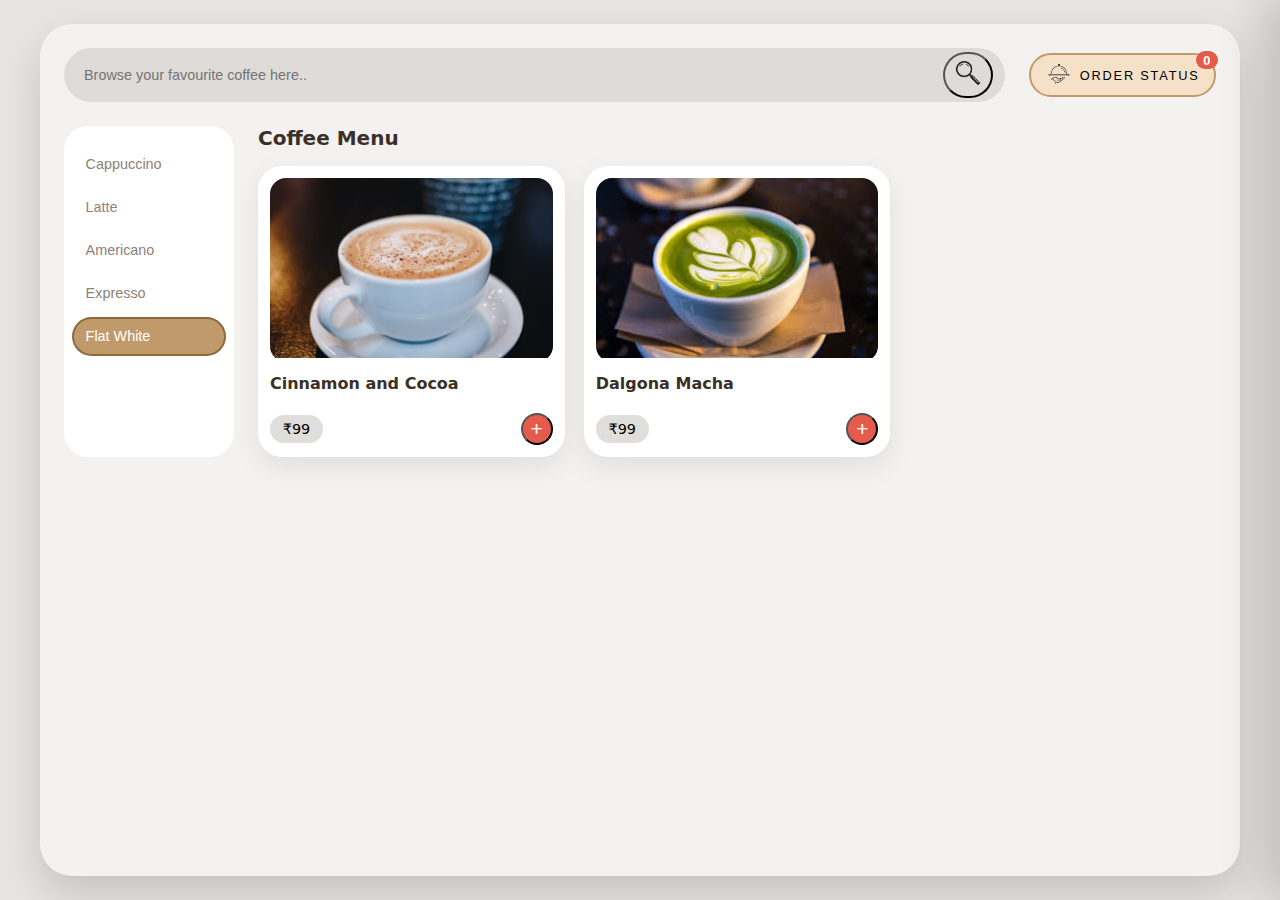
<file: resources/coffeeShop/templates/index.html>
<!DOCTYPE html>
<html lang="ru">
<head>
  <meta charset="UTF-8">
  <title>Coffee House Kiosk</title>
  <meta name="viewport" content="width=device-width, initial-scale=1.0">
  <link rel="icon" type="image/png" href="../static/pictures/favicon.png">

  <link rel="stylesheet" href="../static/css/styles.css">
</head>
<body>
  <div class="app">
    <header class="app__header">
      <div class="search-bar">
        <input
          type="search"
          id="search-input"
          class="search-bar__input"
          placeholder="Browse your favourite coffee here.."
        >
        <button class="search-bar__button" type="button" aria-label="Search">
          <img src="../static/pictures/magnifier.png" alt="search">
        </button>
      </div>

      <button class="order-status" type="button" id="order-toggle">
        <span class="order-status__icon">
          <img src="../static/pictures/order-bell.png" alt="" />
        </span>
        <span class="order-status__text">ORDER STATUS</span>
        <span class="order-status__count" id="order-count">0</span>
      </button>
    </header>

    <main class="app__main">
      <aside class="categories" aria-label="Coffee categories">
        <nav class="categories__nav">
          <ul class="categories__list" id="categories-list">
          </ul>
        </nav>
      </aside>

      <section class="products" aria-label="Coffee menu">
        <h1 class="products__title">Coffee Menu</h1>

        <div class="products__grid" id="products-grid">
        </div>
      </section>
    </main>
  </div>

  <aside class="order-panel" id="order-panel" aria-hidden="true">
    <div class="order-panel__wrapper">
      <header class="order-panel__header">
        <h2 class="order-panel__title">Order Status</h2>
        <button class="order-panel__hide" type="button" id="order-close">
          HIDE
        </button>
      </header>

      <section class="order-panel__body">
        <div class="order-panel__statuses">
          <div class="order-panel__status order-panel__status--active">
            <div class="order-panel__status-header">
              <span class="order-panel__status-title">Ordered</span>
              <span class="order-panel__status-time">JUST NOW</span>
            </div>
            <ul class="order-panel__items" id="order-items">
            </ul>
          </div>
      </section>

      <footer class="order-panel__summary">
        <div class="order-panel__summary-row">
          <span>Items</span>
          <span id="order-total-count">0</span>
        </div>
        <div class="order-panel__summary-row">
          <span>Subtotal</span>
          <span id="order-subtotal-value">₹0</span>
        </div>
        <div class="order-panel__summary-row order-panel__summary-row--muted">
          <span>Discount -10%</span>
          <span id="order-discount-value">₹0</span>
        </div>
        <div class="order-panel__summary-row order-panel__summary-row--total">
          <span>Total</span>
          <span id="order-total-price">₹0</span>
        </div>

      </footer>
    </div>
  </aside>
  
  <script src="../static/js/main.js"></script>
</body>
</html>
</file>
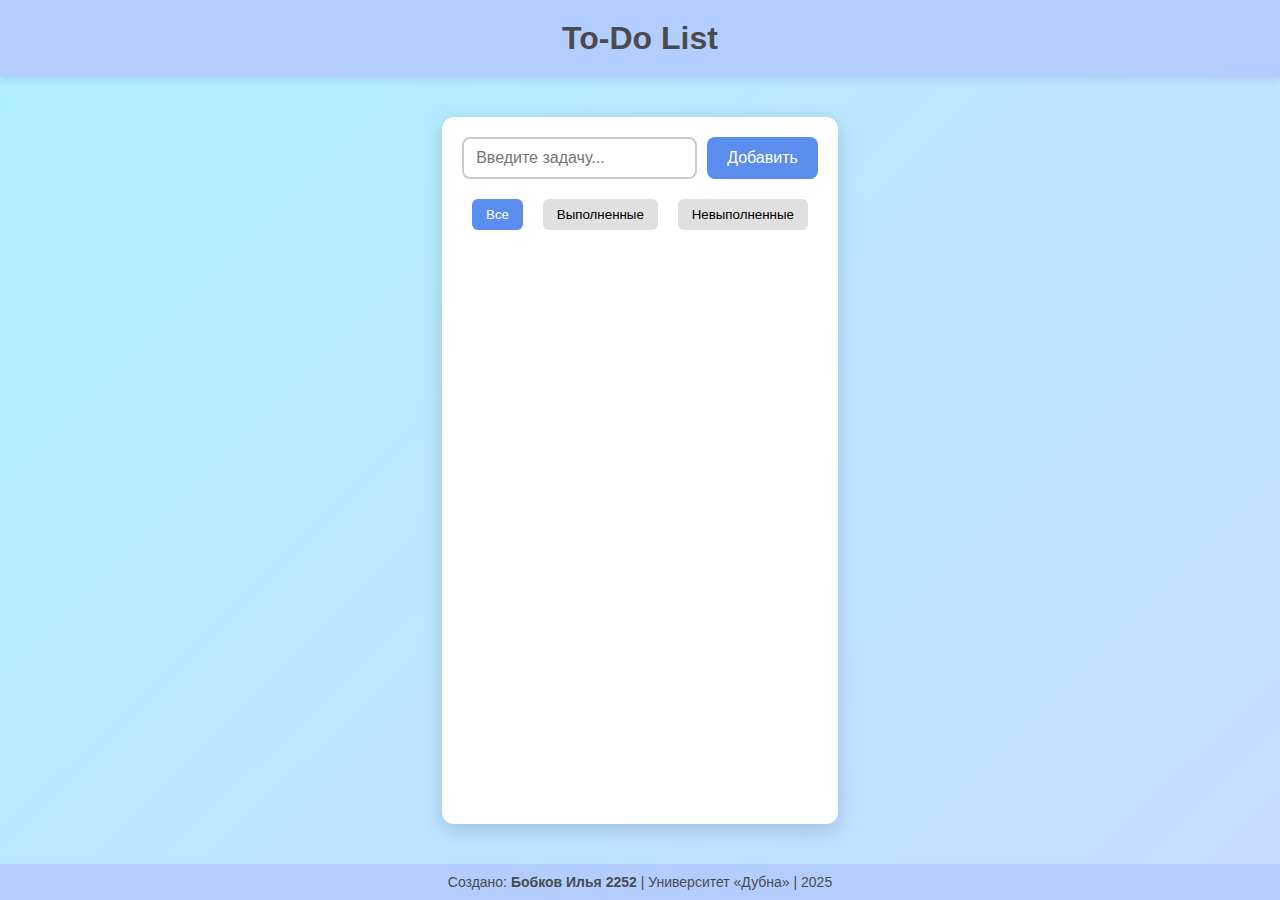
<file: resources/templates/ToDoList.html>
<!DOCTYPE html>
<html lang="ru">
<head>
    <meta charset="UTF-8">
    <meta name="viewport" content="width=device-width, initial-scale=1.0">
    <title>To-Do List</title>
    <link rel="stylesheet" href="../static/css/ToDoListCss.css">
</head>
<body>
    <header>
        <h1>To-Do List</h1>
    </header>

    <main class="container">
        <section class="add-task">
            <input type="text" id="task-input" placeholder="Введите задачу...">
            <button id="add-btn">Добавить</button>
        </section>

        <section class="filters">
            <button data-filter="all" class="filter active">Все</button>
            <button data-filter="done" class="filter">Выполненные</button>
            <button data-filter="notDone" class="filter">Невыполненные</button>
        </section>

        <section id="task-list"></section>
    </main>

    <footer>
        <p>Создано:
            <b>Бобков Илья 2252</b>
            | Университет «Дубна» | 2025
        </p>
    </footer>

    <script src="../static/js/ToDoListJs.js"></script>
</body>
</html>
</file>
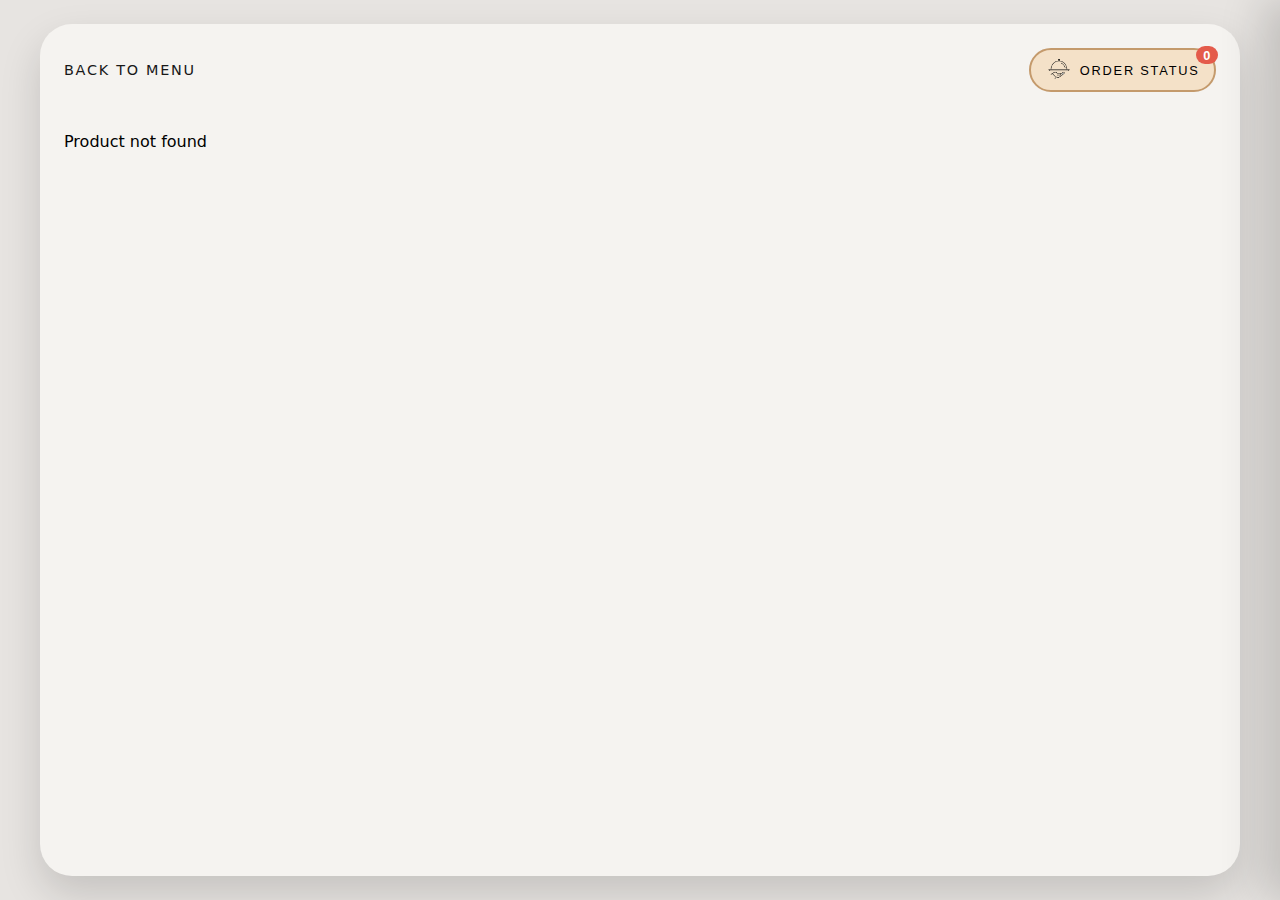
<file: resources/coffeeShop/templates/coffee.html>
<!DOCTYPE html>
<html lang="ru">
<head>
  <meta charset="UTF-8">
  <title>Coffee Details</title>
  <meta name="viewport" content="width=device-width, initial-scale=1.0">

  <link rel="stylesheet" href="../static/css/styles.css">
</head>
<body class="coffee-page">
  <div class="app coffee-app">
    <header class="coffee-header">
      <a href="index.html" class="coffee-header__back">
        BACK TO MENU
      </a>

      <button class="order-status" type="button" id="order-toggle">
        <span class="order-status__icon">
          <img src="../static/pictures/order-bell.png" alt="">
        </span>
        <span class="order-status__text">ORDER STATUS</span>
        <span class="order-status__count" id="order-count">0</span>
      </button>
    </header>

    <main class="coffee-layout" id="coffee-details">
    </main>
  </div>

  <aside class="order-panel" id="order-panel" aria-hidden="true">
    <div class="order-panel__wrapper">
      <header class="order-panel__header">
        <h2 class="order-panel__title">Order Status</h2>
        <button class="order-panel__hide" type="button" id="order-close">
          HIDE
        </button>
      </header>

      <section class="order-panel__body">
        <div class="order-panel__statuses">
          <div class="order-panel__status order-panel__status--active">
            <div class="order-panel__status-header">
              <span class="order-panel__status-title">Ordered</span>
              <span class="order-panel__status-time">JUST NOW</span>
            </div>
            <ul class="order-panel__items" id="order-items">
            </ul>
          </div>
        </div>
      </section>

      <footer class="order-panel__summary">
        <div class="order-panel__summary-row">
          <span>Items</span>
          <span id="order-total-count">0</span>
        </div>
        <div class="order-panel__summary-row">
          <span>Subtotal</span>
          <span id="order-subtotal-value">₹0</span>
        </div>
        <div class="order-panel__summary-row order-panel__summary-row--muted">
          <span>Discount -10%</span>
          <span id="order-discount-value">₹0</span>
        </div>
        <div class="order-panel__summary-row order-panel__summary-row--total">
          <span>Total</span>
          <span id="order-total-price">₹0</span>
        </div>

      </footer>
    </div>
  </aside>


  <script src="../static/js/coffee.js"></script>
</body>
</html>
</file>
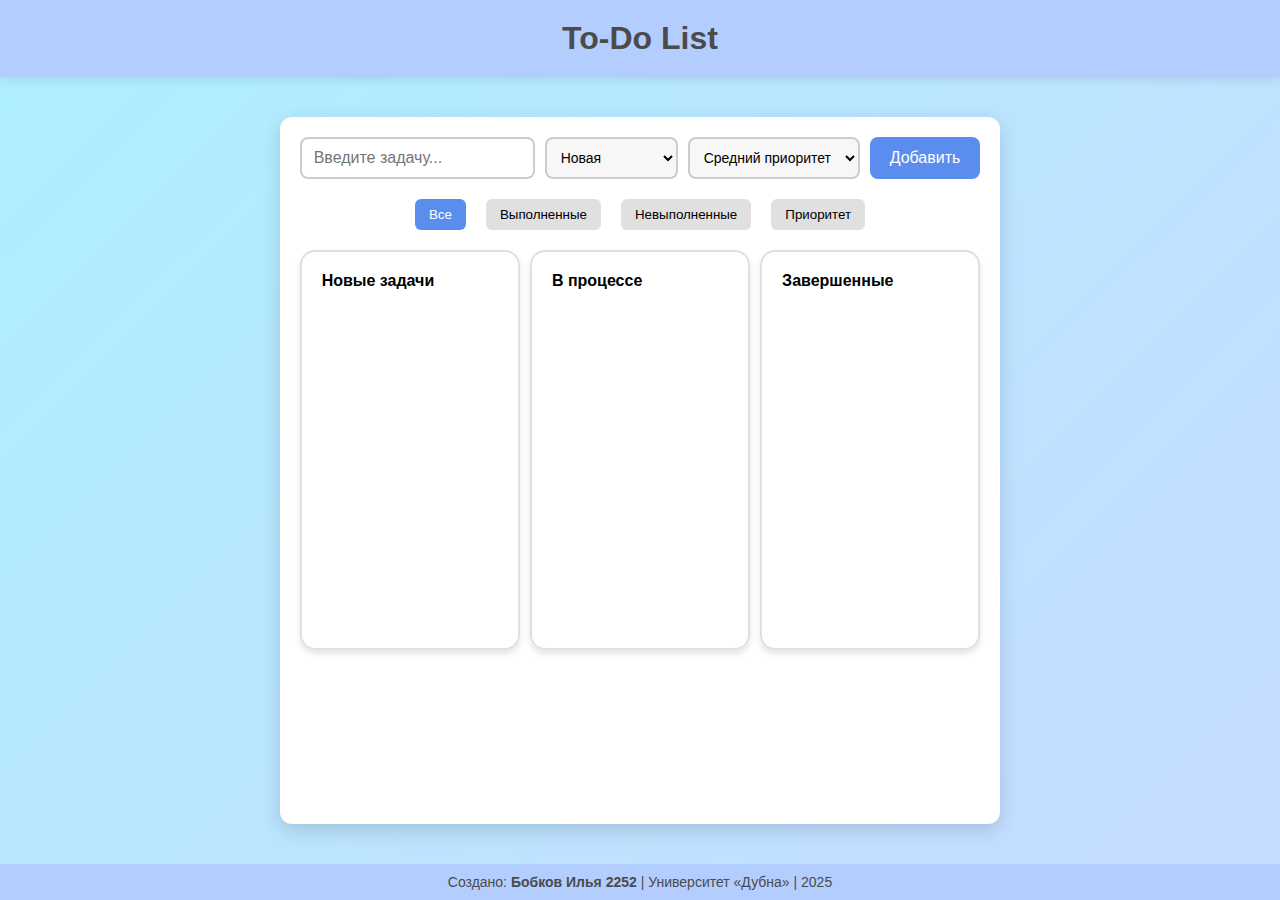
<file: resources/toDoList/templates/ToDoList.html>
<!DOCTYPE html>
<html lang="ru">
<head>
    <meta charset="UTF-8">
    <meta name="viewport" content="width=device-width, initial-scale=1.0">
    <title>To-Do List</title>
    <link rel="stylesheet" href="../static/css/ToDoListCss.css">
</head>
<body>
    <header>
        <h1>To-Do List</h1>
    </header>

    <main class="container">
        <section class="add-task">
            <input type="text" id="task-input" placeholder="Введите задачу...">

            <select id="task-status">
                <option value="new">Новая</option>
                <option value="inProgress">В процессе</option>
                <option value="done">Завершенная</option>
            </select>

            <select id="task-priority">
                <option value="low">Низкий приоритет</option>
                <option value="medium" selected>Средний приоритет</option>
                <option value="high">Высокий приоритет</option>
            </select>

            <button id="add-btn">Добавить</button>
        </section>

        <section class="filters">
            <button data-filter="all" class="filter active">Все</button>
            <button data-filter="done" class="filter">Выполненные</button>
            <button data-filter="notDone" class="filter">Невыполненные</button>
            <button id="priority-sort-btn" class="filter">Приоритет</button>
        </section>


        <div id="task-list">
            <section class="created-tasks">
                <h2>Новые задачи</h2>
                <div class="tasks-container"></div>
            </section>

            <section class="in-progress-task">
                <h2>В процессе</h2>
                <div class="tasks-container"></div>
            </section>
            
            <section class="ended-task">
                <h2>Завершенные</h2>
                <div class="tasks-container"></div>
            </section>
        </div>
    </main>

    <footer>
        <p>Создано:
            <b>Бобков Илья 2252</b>
            | Университет «Дубна» | 2025
        </p>
    </footer>

    <script src="../static/js/ToDoListJs.js"></script>
</body>
</html>
</file>
<file: resources/coffeeShop/static/css/styles.css>
:root {
  --bg-page: #e7e4e1;
  --bg-app: #f4f2f0;
  --bg-panel: #ffffff;
  --bg-accent: #c49a6c;
  --bg-accent-dark: #8f6a3d;
  --text-main: #3b3027;
  --text-muted: #8b8279;
  --radius-xl: 32px;
  --radius-lg: 24px;
  --radius-md: 16px;
  --radius-sm: 12px;
  --shadow-soft: 0 18px 40px rgba(0, 0, 0, 0.15);

  --max-width: 1200px;
}

*,
*::before,
*::after {
  box-sizing: border-box;
}

html {
  font-size: 16px;
}

body {
  margin: 0;
  min-height: 100vh;
  font-family: system-ui, -apple-system, BlinkMacSystemFont, "Segoe UI", sans-serif;
  background-color: var(--bg-page);
  display: flex;
  justify-content: center;
  align-items: stretch;
  padding: 1.5rem;
  overflow-x: hidden;
}

/* Оболочка приложения с большими скруглениями, как в макете */

.app {
  background-color: var(--bg-app);
  border-radius: var(--radius-xl);
  box-shadow: var(--shadow-soft);
  max-width: var(--max-width);
  width: 100%;
  padding: 1.5rem 1.5rem 1.75rem;
  display: flex;
  flex-direction: column;
}

/* Верхняя панель */

.app__header {
  display: flex;
  align-items: center;
  justify-content: space-between;
  gap: 1.5rem;
  margin-bottom: 1.5rem;
}

.search-bar {
  flex: 1;
  display: flex;
  align-items: center;
  background-color: #dedbd8;
  border-radius: 999px;
  padding: 0.25rem 0.75rem;
}

.search-bar__input {
  flex: 1;
  border: none;
  background: transparent;
  padding: 0.5rem 0.5rem;
  font-size: 0.9rem;
}

.search-bar__input:focus {
  outline: none;
}

.search-bar__button {
  border-radius: 999px;
  padding: 0.25rem 0.5rem;
  background: transparent;
  font-size: 1rem;
}

.order-status {
  display: inline-flex;
  align-items: center;
  gap: 0.5rem;
  border-radius: 999px;
  padding: 0.35rem 0.9rem;
  background: #f4e1c8;
  border: 2px solid var(--bg-accent);
  position: relative;
}

.order-status__icon img {
  width: 26px;
  height: 26px;
  border-radius: 999px;
}

.order-status__text {
  font-size: 0.8rem;
  letter-spacing: 0.14em;
}

.order-status__count {
  position: absolute;
  top: -0.25rem;
  right: -0.25rem;
  min-width: 1.4rem;
  text-align: center;
  padding: 0.1rem 0.3rem;
  border-radius: 999px;
  background-color: #e45b4b;
  color: #fff;
  font-size: 0.8rem;
  font-weight: 700;
}

/* Основная раскладка: слева меню, справа карточки */

.app__main {
  display: grid;
  grid-template-columns: 170px 1fr;
  gap: 1.5rem;
}

/* Левое меню категорий */

.categories {
  background-color: var(--bg-panel);
  border-radius: var(--radius-lg);
  padding: 0.75rem 0;
  display: flex;
  flex-direction: column;
  align-items: stretch;
  justify-content: space-between;
}

.categories__arrow {
  border: none;
  background: transparent;
  font-size: 0.75rem;
  color: var(--text-muted);
}

.categories__nav {
  flex: 1;
  overflow: hidden;
}

.categories__list {
  list-style: none;
  margin: 0;
  padding: 0.5rem 0;
  display: flex;
  flex-direction: column;
  gap: 0.5rem;
}

.categories__item {
  padding-inline: 0.6rem;
}

.categories__button {
  width: 100%;
  border-radius: 18px;
  padding: 0.6rem 0.75rem;
  border: none;
  background-color: transparent;
  text-align: left;
  font-size: 0.9rem;
  color: var(--text-muted);
}

.categories__button--active {
  background-color: #c19a6b;
  color: #fff;
  box-shadow: 0 0 0 2px #8b6b3c;
}

/* Правая часть */

.products__title {
  margin: 0 0 1rem;
  font-size: 1.25rem;
  color: var(--text-main);
}

.products__grid {
  display: grid;
  grid-template-columns: repeat(3, minmax(0, 1fr));
  gap: 1.2rem;
}

/* Карточка товара */

.product-card {
  background-color: var(--bg-panel);
  border-radius: var(--radius-lg);
  padding: 0.75rem;
  display: flex;
  flex-direction: column;
  box-shadow: 0 10px 28px rgba(0, 0, 0, 0.08);
}

.product-card__image-wrap {
  border-radius: var(--radius-md);
  overflow: hidden;
  margin-bottom: 0.75rem;
}

.product-card__image {
  width: 100%;
  height: 180px;
  object-fit: cover;
}

.product-card__title {
  margin: 0 0 0.75rem;
  font-size: 1rem;
  color: var(--text-main);
}

.product-card__footer {
  margin-top: auto;
  padding-top: 0.5rem;
  display: flex;
  align-items: center;
  justify-content: space-between;
}

.product-card__price {
  background-color: #e0dedb;
  border-radius: 999px;
  padding: 0.35rem 0.8rem;
  font-size: 0.9rem;
}

.product-card__add {
  width: 2rem;
  height: 2rem;
  border-radius: 999px;
  background-color: #e45b4b;
  color: #fff;
  font-size: 1.3rem;
  display: flex;
  align-items: center;
  justify-content: center;
}

.coffee-page {
  background-color: #e7e4e1;
}

.coffee-app {
  background-color: #f5f3f0;
}

.coffee-header {
  display: flex;
  align-items: center;
  justify-content: space-between;
  margin-bottom: 1.5rem;
}

.coffee-header__back {
  text-decoration: none;
  color: #181818;
  font-size: 0.9rem;
  letter-spacing: 0.12em;
}

.coffee-layout {
  display: grid;
  grid-template-columns: minmax(0, 1.1fr) minmax(0, 1fr);
  gap: 2rem;
  align-items: center;
}

.coffee-layout__image {
  border-radius: 999px;
  overflow: hidden;
}

.coffee-layout__image-img {
  width: 100%;
  display: block;
}

.coffee-layout__content {
  display: flex;
  flex-direction: column;
  gap: 1rem;
}

.coffee-details__title {
  margin: 0;
  font-size: 2.4rem;
}

.coffee-details__desc {
  margin: 0;
  color: #666;
  max-width: 28rem;
  font-size: 0.95rem;
}

.coffee-details__group {
  display: flex;
  flex-direction: column;
  gap: 0.4rem;
}

.coffee-details__label {
  margin: 0;
  font-size: 0.8rem;
  letter-spacing: 0.16em;
  color: #b4a89d;
}

.chips {
  display: flex;
  flex-wrap: wrap;
  gap: 0.5rem;
}

.chip {
  padding: 0.4rem 0.9rem;
  border-radius: 999px;
  background-color: #fff;
  border: 1px solid #e0d8cf;
  font-size: 0.8rem;
}

.chip--active {
  background-color: #b28455;
  color: #fff;
  border-color: #815533;
}

.chips--size .chip {
  min-width: 90px;
}

/* цена + счётчик */

.coffee-details__price-row {
  display: flex;
  align-items: center;
  gap: 1.25rem;
  margin-top: 0.5rem;
}

.coffee-details__price {
  font-size: 1.6rem;
  font-weight: 700;
}

.counter {
  display: inline-flex;
  align-items: center;
  background-color: #fff;
  border-radius: 999px;
  border: 1px solid #ddd2c8;
  overflow: hidden;
}

.counter__btn {
  width: 2rem;
  height: 2rem;
  border: none;
  background-color: transparent;
  font-size: 1.2rem;
}

.counter__value {
  min-width: 2rem;
  text-align: center;
}

/* кнопка place order */

.coffee-details__place {
  margin-top: 1rem;
  align-self: flex-start;
  padding: 0.7rem 2.8rem;
  border-radius: 999px;
  border: none;
  background-color: #d9643a;
  color: #fff;
  font-weight: 600;
  letter-spacing: 0.08em;
}

.coffee-layout__image {
  width: 100%;
  height: 100%;
  max-height: 520px;
  display: flex;
  justify-content: center;
  align-items: center;
  overflow: hidden;
  border-radius: 50%;
}

.coffee-layout__image-img {
  width: 130%;
  height: auto;
  object-fit: cover;
  transform: translateX(-12%);
}

/* Order status */
.order-panel {
  position: fixed;
  top: 0;
  right: 0;
  bottom: 0;
  width: min(24rem, 100vw);
  background-color: #ffffff;
  box-shadow: -18px 0 40px rgba(0, 0, 0, 0.16);
  transform: translateX(100%);
  transition: transform 150ms ease-out;
  z-index: 30;
}

.order-panel--open {
  transform: translateX(0);
}

.order-panel__wrapper {
  display: flex;
  flex-direction: column;
  height: 100%;
}

.order-panel__header {
  padding: 1.1rem 1.5rem 0.8rem;
  display: flex;
  align-items: center;
  justify-content: space-between;
}

.order-panel__title {
  margin: 0;
  font-size: 1.4rem;
}

.order-panel__hide {
  border: none;
  background: none;
  font-size: 0.85rem;
  letter-spacing: 0.12em;
}

.order-panel__body {
  padding: 0.5rem 1.5rem 1rem;
  flex: 1;
  overflow-y: auto;
}

/* Вертикальная линия + статусы */

.order-panel__statuses {
  position: relative;
  padding-left: 1.6rem;
}

.order-panel__statuses::before {
  content: "";
  position: absolute;
  left: 0.5rem;
  top: 0.2rem;
  bottom: 0.2rem;
  width: 1px;
  background: #ddd;
}

.order-panel__status {
  position: relative;
}

.order-panel__status::before {
  z-index: 0;
}


.order-panel__status--active::before {
  background: #000;
}

.order-panel__status--muted {
  opacity: 0.4;
}

.order-panel__status-header {
  position: relative;
  z-index: 1;
}

.order-panel__status-title {
  font-size: 1.05rem;
}

.order-panel__status-time {
  font-size: 0.7rem;
  color: #b3a7a0;
}

/* Элементы заказа внутри секции Ordered */

.order-panel__items {
  list-style: none;
  margin: 0.25rem 0 0.2rem;
  padding: 0;
}

.order-panel__item {
  display: flex;
  align-items: center;
  justify-content: space-between;
  gap: 0.6rem;
  padding: 0.45rem 0;
  font-size: 0.9rem;
}

.order-panel__item-name {
  flex: 1;
}

.order-panel__item-qty {
  white-space: nowrap;
  font-size: 0.8rem;
}

.order-panel__item-qty small {
  display: block;
  color: #b3a7a0;
}

.order-panel__item-minus {
  margin-left: 0.3rem;
  border-radius: 999px;
  border: none;
  background-color: #f2e0d5;
  width: 1.2rem;
  height: 1.2rem;
  font-size: 0.9rem;
}

/* Нижняя часть: Subtotal / Discount / Total / slide */

.order-panel__summary {
  padding: 0.8rem 1.5rem 1.4rem;
  border-top: 1px solid #eee;
  background-color: #f8f4f0;
  font-size: 0.9rem;
}

.order-panel__summary-row {
  display: flex;
  justify-content: space-between;
  margin-bottom: 0.3rem;
}

.order-panel__summary-row--muted {
  color: #a89c93;
}

.order-panel__summary-row--total {
  margin-top: 0.4rem;
  font-weight: 700;
}

.order-panel__slide {
  margin-top: 0.6rem;
  padding-top: 0.4rem;
  border-top: 1px dashed #d3c5bc;
  text-align: center;
  font-size: 0.75rem;
  letter-spacing: 0.16em;
  text-transform: uppercase;
  color: #c47c53;
}

.search-bar__button img {
  width: 30px;
  height: 30px;
  object-fit: contain;
}

/* Адаптивность */

@media (max-width: 64rem) {
  .products__grid {
    grid-template-columns: repeat(2, minmax(0, 1fr));
  }
}

@media (max-width: 48rem) {
  body {
    padding: 1rem;
  }

  .app__main {
    grid-template-columns: 1fr;
  }

  .categories {
    flex-direction: row;
    align-items: center;
    padding-inline: 0.75rem;
  }

  .categories__nav {
    overflow-x: auto;
  }

  .categories__list {
    flex-direction: row;
  }

  .categories__item {
    padding-inline: 0.25rem;
  }

  .categories__arrow {
    display: none;
  }
}

@media (max-width: 23.75rem) {
  html {
    font-size: 15px;
  }

  .products__grid {
    grid-template-columns: 1fr;
  }

  .product-card__image {
    height: 160px;
  }
}

@media (min-width: 90rem) {
  .app {
    max-width: 1280px;
  }
}

@media (max-width: 48rem) {
  .coffee-layout {
    grid-template-columns: 1fr;
  }
}

@media (max-width: 23.75rem) {
  .coffee-details__title {
    font-size: 1.8rem;
  }

  .coffee-details__price-row {
    flex-direction: column;
    align-items: flex-start;
  }
}
</file>
<file: resources/static/css/ToDoListCss.css>
* {
    margin: 0;
    padding: 0;
    box-sizing: border-box;
    font-family: "Segoe UI", Tahoma, sans-serif;
}

img {
    width: 100%;
    height: auto;
    max-width: 30px;
    max-height: 30px;
}

body {
    background: linear-gradient(135deg, #aeefff, #c7dcff);
    min-height: 100vh;
    display: flex;
    flex-direction: column;
}

header {
    background: #b3cdff;
    color: rgb(75, 75, 75);
    text-align: center;
    padding: 20px;
    box-shadow: 0 2px 10px rgba(0,0,0,0.1);
}

.container {
    flex: 1;
    max-width: 600px;
    margin: 40px auto;
    background: white;
    border-radius: 12px;
    box-shadow: 0 6px 20px rgba(0,0,0,0.15);
    padding: 20px;
}

.add-task {
    display: flex;
    gap: 10px;
    margin-bottom: 20px;
}

#task-input {
    flex: 1;
    padding: 10px 12px;
    border: 2px solid #ccc;
    border-radius: 8px;
    font-size: 16px;
    transition: border-color 0.3s;
}

#task-input:focus {
    border-color: #5b8def;
    outline: none;
}

#add-btn {
    background: #5b8def;
    color: white;
    border: none;
    padding: 10px 20px;
    border-radius: 8px;
    font-size: 16px;
    cursor: pointer;
    transition: 0.3s;
}

#add-btn:hover {
    background: #4877d7;
}

.filters {
    display: flex;
    justify-content: space-around;
    margin-bottom: 20px;
}

.filter {
    background: #e0e0e0;
    border: none;
    padding: 8px 14px;
    border-radius: 6px;
    cursor: pointer;
    transition: 0.3s;
    font-weight: 500;
}

.filter.active {
    background: #5b8def;
    color: white;
}

#task-list {
    display: flex;
    flex-direction: column;
    gap: 10px;
}

.task {
    display: flex;
    justify-content: space-between;
    align-items: center;
    background: #ebecf1;
    padding: 10px 15px;
    border-radius: 8px;
    box-shadow: 0 4px 6px rgba(0,0,0,0.08);
}

.task.done {
    text-decoration: line-through;
    opacity: 0.7;
    background: #e3e9ff;
}

.task input {
    border: none;
    background: transparent;
    font-size: 16px;
    width: 70%;
}

.task input:focus {
    outline: none;
    border-bottom: 1px solid #5b8def;
}

.task-buttons {
    display: flex;
    gap: 8px;
}

.task-btn {
    border: none;
    background: none;
    cursor: pointer;
    font-size: 18px;
    transition: 0.2s;
}

.task-btn:hover {
    transform: scale(1.1);
}

footer {
    background: #b3cdff;
    color: rgb(75, 75, 75);
    text-align: center;
    padding: 10px;
    font-size: 14px;
}
</file>
<file: resources/toDoList/static/css/ToDoListCss.css>
* {
    margin: 0;
    padding: 0;
    box-sizing: border-box;
    font-family: "Segoe UI", Tahoma, sans-serif;
}

img {
    width: 100%;
    height: auto;
    max-width: 30px;
    max-height: 30px;
}

body {
    background: linear-gradient(135deg, #aeefff, #c7dcff);
    min-height: 100vh;
    display: flex;
    flex-direction: column;
}

header {
    background: #b3cdff;
    color: rgb(75, 75, 75);
    text-align: center;
    padding: 20px;
    box-shadow: 0 2px 10px rgba(0,0,0,0.1);
}

.container {
    flex: 1;
    max-width: 900px;
    margin: 40px auto;
    background: white;
    border-radius: 12px;
    box-shadow: 0 6px 20px rgba(0,0,0,0.15);
    padding: 20px;
}

.add-task {
    display: flex;
    gap: 10px;
    margin-bottom: 20px;
    flex-wrap: wrap;
}

#task-input {
    flex: 1 1 200px;
    padding: 10px 12px;
    border: 2px solid #ccc;
    border-radius: 8px;
    font-size: 16px;
    transition: border-color 0.3s;
}

#task-input:focus {
    border-color: #5b8def;
    outline: none;
}

#task-status,
#task-priority {
    padding: 8px 10px;
    border-radius: 8px;
    border: 2px solid #ccc;
    font-size: 14px;
    background: #f7f7f7;
}

#task-status:focus,
#task-priority:focus {
    border-color: #5b8def;
    outline: none;
}

#add-btn {
    background: #5b8def;
    color: white;
    border: none;
    padding: 10px 20px;
    border-radius: 8px;
    font-size: 16px;
    cursor: pointer;
    transition: 0.3s;
}

#add-btn:hover {
    background: #4877d7;
}

.filters {
    display: flex;
    justify-content: center;
    gap: 20px;
    margin-bottom: 20px;
}

.filter {
    background: #e0e0e0;
    border: none;
    padding: 8px 14px;
    border-radius: 6px;
    cursor: pointer;
    transition: 0.3s;
    font-weight: 500;
}

.filter.active {
    background: #5b8def;
    color: white;
}

#task-list {
    display: grid;
    grid-template-columns: repeat(3, 1fr);
    gap: 10px;
}

#task-list section {
    border: 2px solid #e0e0e0;
    border-radius: 15px;
    padding: 20px;
    box-shadow: 0 4px 6px rgba(0, 0, 0, 0.1);
    min-height: 400px;
}

#task-list section h2 {
    font-size: medium;
    font-family: 'Franklin Gothic Medium', 'Arial Narrow', Arial, sans-serif;
    margin-bottom: 10px;
}

.tasks-container {
    display: flex;
    flex-direction: column;
    gap: 10px;
}

.task {
    display: flex;
    justify-content: space-between;
    align-items: flex-start;
    background: #ebecf1;
    padding: 12px;
    border-radius: 8px;
    box-shadow: 0 4px 6px rgba(0,0,0,0.08);
    gap: 10px;
}

.task.done {
    text-decoration: line-through;
    opacity: 0.7;
    background: #e3e9ff;
}

.task-main {
    flex: 1;
    min-width: 0;
    display: flex;
    flex-direction: column;
    gap: 6px;
}

.task .task-text,
.task input[type="text"] {
    border: none;
    background: transparent;
    font-size: 16px;
    width: 100%;/* Сброс стилей */
}

.task input:focus {
    outline: none;
    border-bottom: 1px solid #5b8def;
}

.task-meta {
    display: flex;
    flex-wrap: wrap;
    gap: 6px;
}

.badge {
    display: inline-block;
    padding: 2px 8px;
    border-radius: 999px;
    font-size: 12px;
    font-weight: 600;
}

.status-new {
    background: #e0f2ff;
    color: #005a9e;
}

.status-inProgress {
    background: #fff3cd;
    color: #856404;
}

.status-done {
    background: #d4edda;
    color: #155724;
}

.priority-low {
    background-color: #d9ffd6;
}

.priority-medium {
    background-color: #fff3c4;
}

.priority-high {
    background-color: #ffd1d1;
}

.priority-badge.priority-low {
    background: #e3ffe0;
    color: #2e7d32;
}

.priority-badge.priority-medium {
    background: #fff7da;
    color: #8a6d3b;
}

.priority-badge.priority-high {
    background: #ffe0e0;
    color: #b71c1c;
}

.task-buttons {
    display: flex;
    gap: 8px;
}

.task-btn {
    border: none;
    background: none;
    cursor: pointer;
    font-size: 18px;
    transition: 0.2s;
}

.task-btn:hover {
    transform: scale(1.1);
}

footer {
    background: #b3cdff;
    color: rgb(75, 75, 75);
    text-align: center;
    padding: 10px;
    font-size: 14px;
}

.task-main{
    flex: 1;
    min-width: 0;
    display: flex;
    flex-direction: column;
    gap: 6px;
}
.task-text {
    width: 100%;
    border: 0;
    background: transparent;
    font-size: 16px;
    line-height: 1.25;
    resize: none;
    overflow: hidden;
    white-space: pre-wrap;
    word-break: break-all;
    overflow-wrap: anywhere;
    min-height: 1.25em;
}

.task-text:focus{
    outline: none;
    border-bottom: 1px solid #5b8def;
}

.task-text:not([readonly]){
    background: rgba(255,255,255,0.7);
    border: 1px solid #b8b8b8;
    border-radius: 8px;
    padding: 6px 8px;
}
</file>
